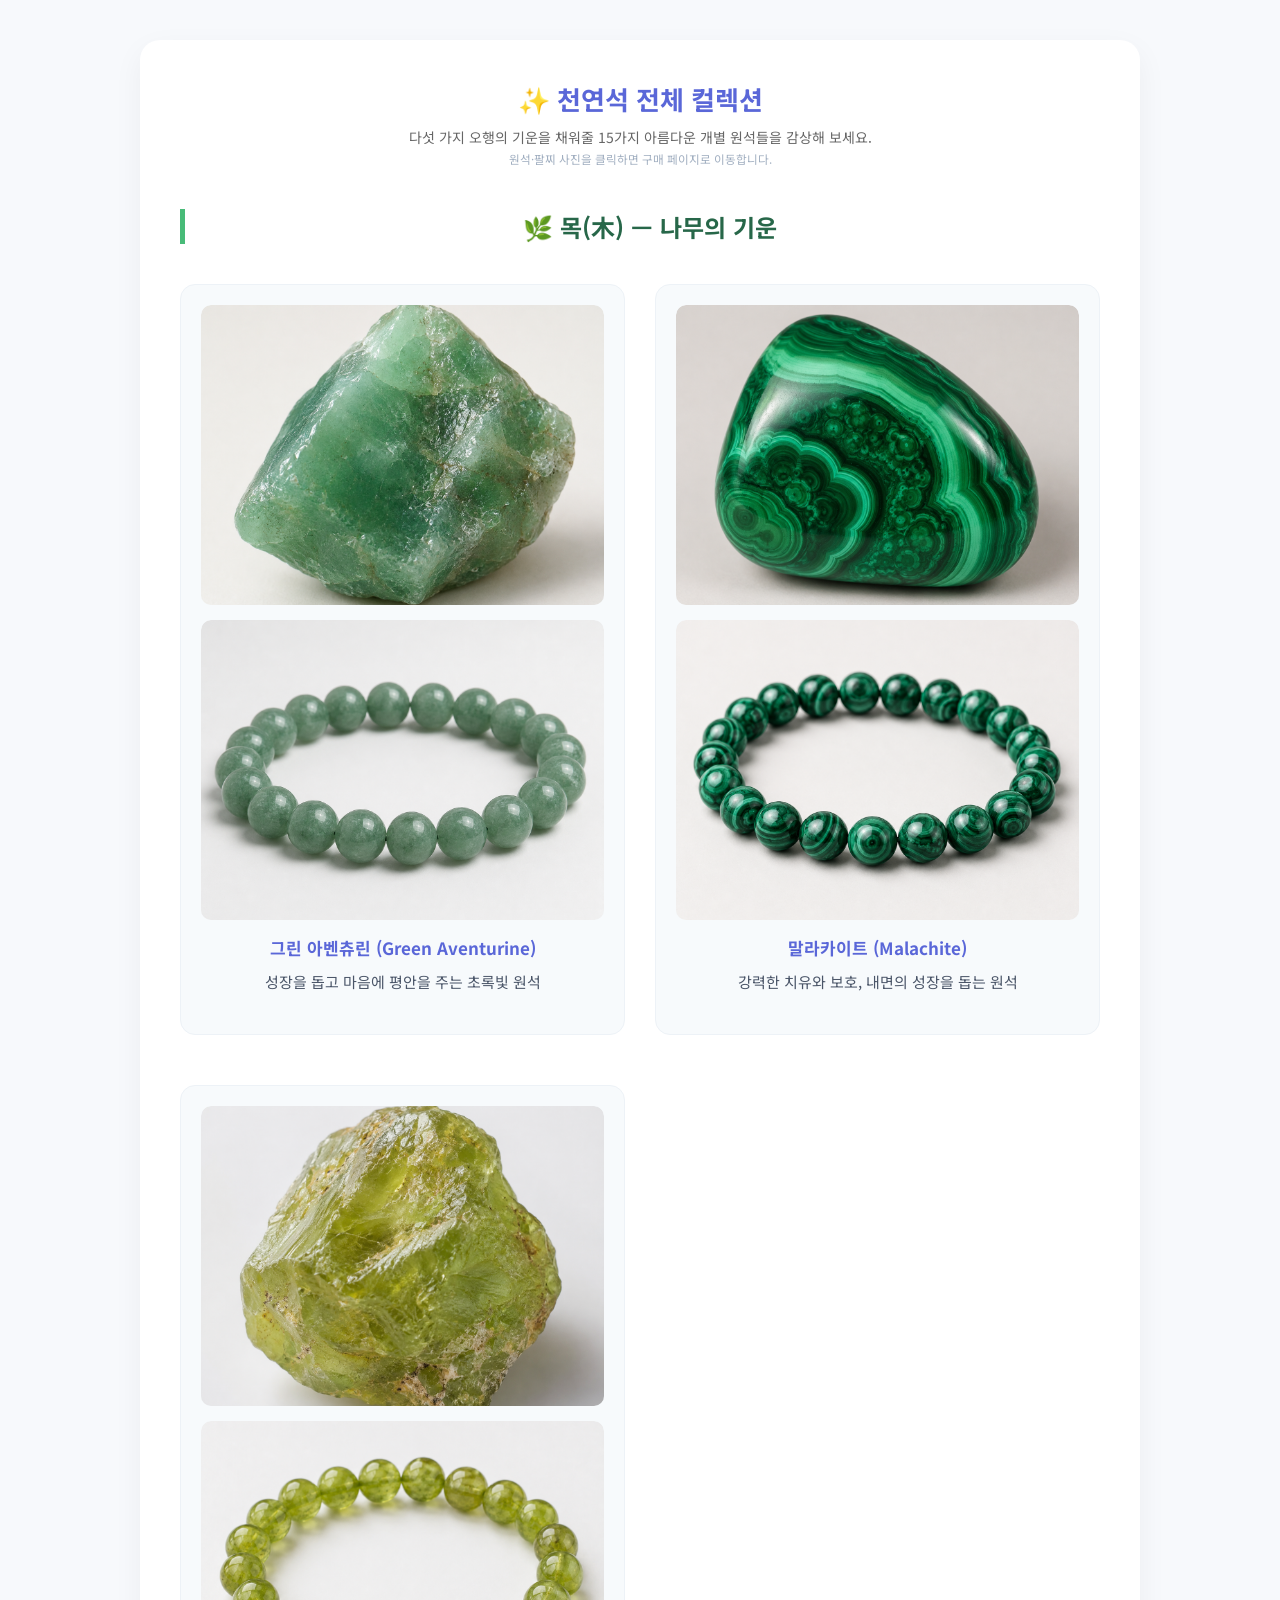
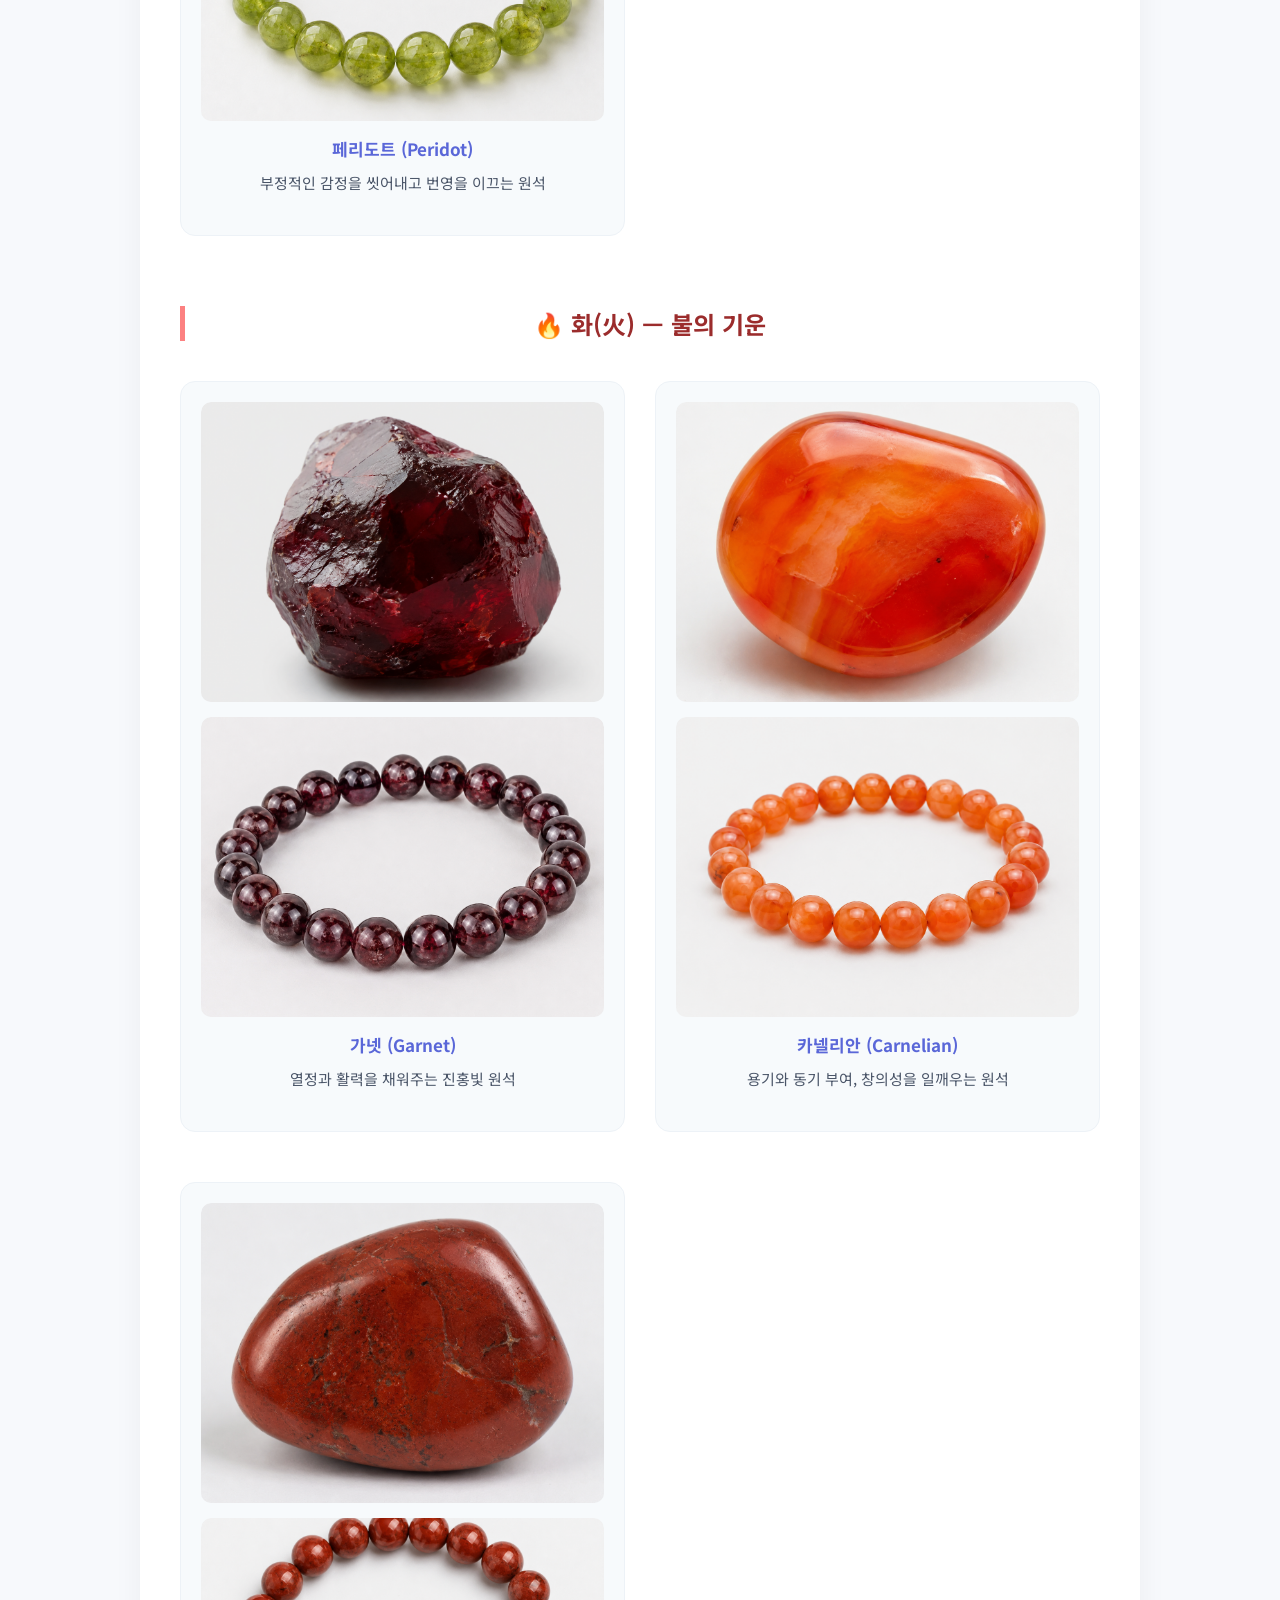
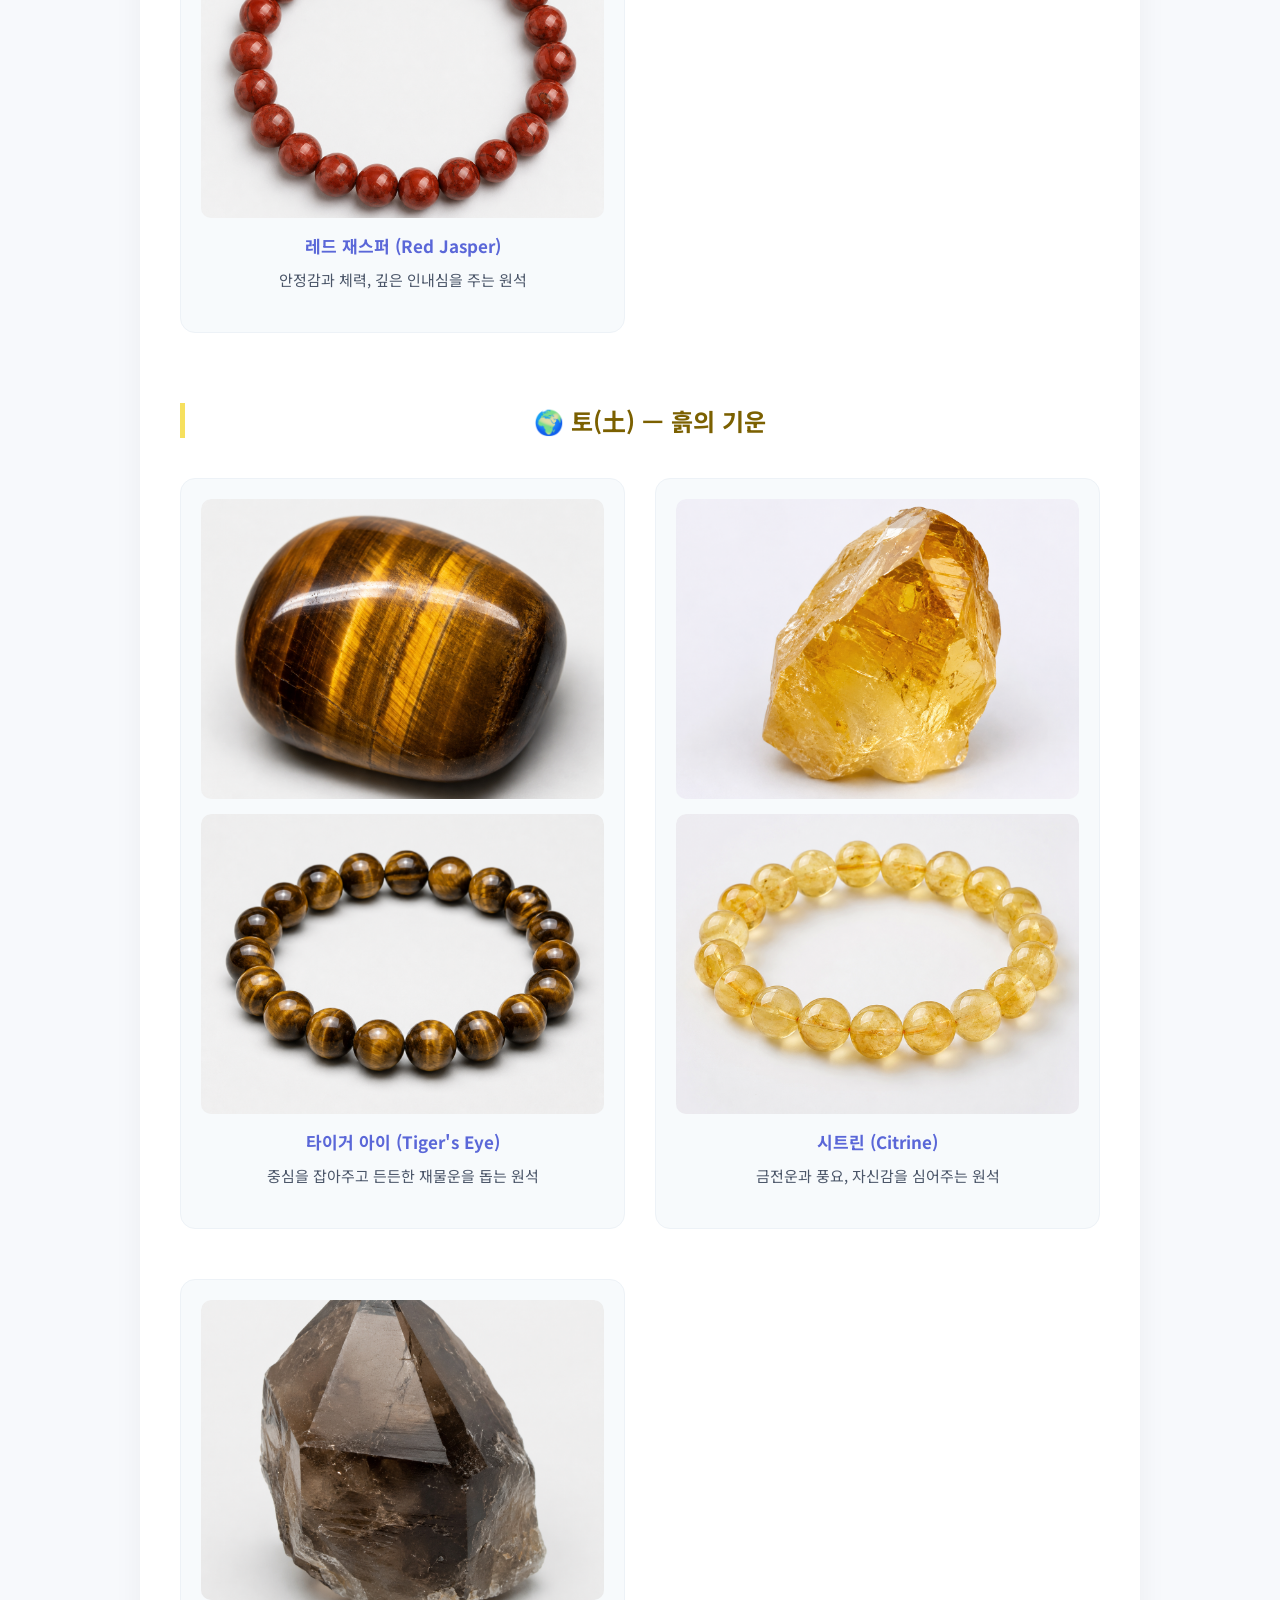
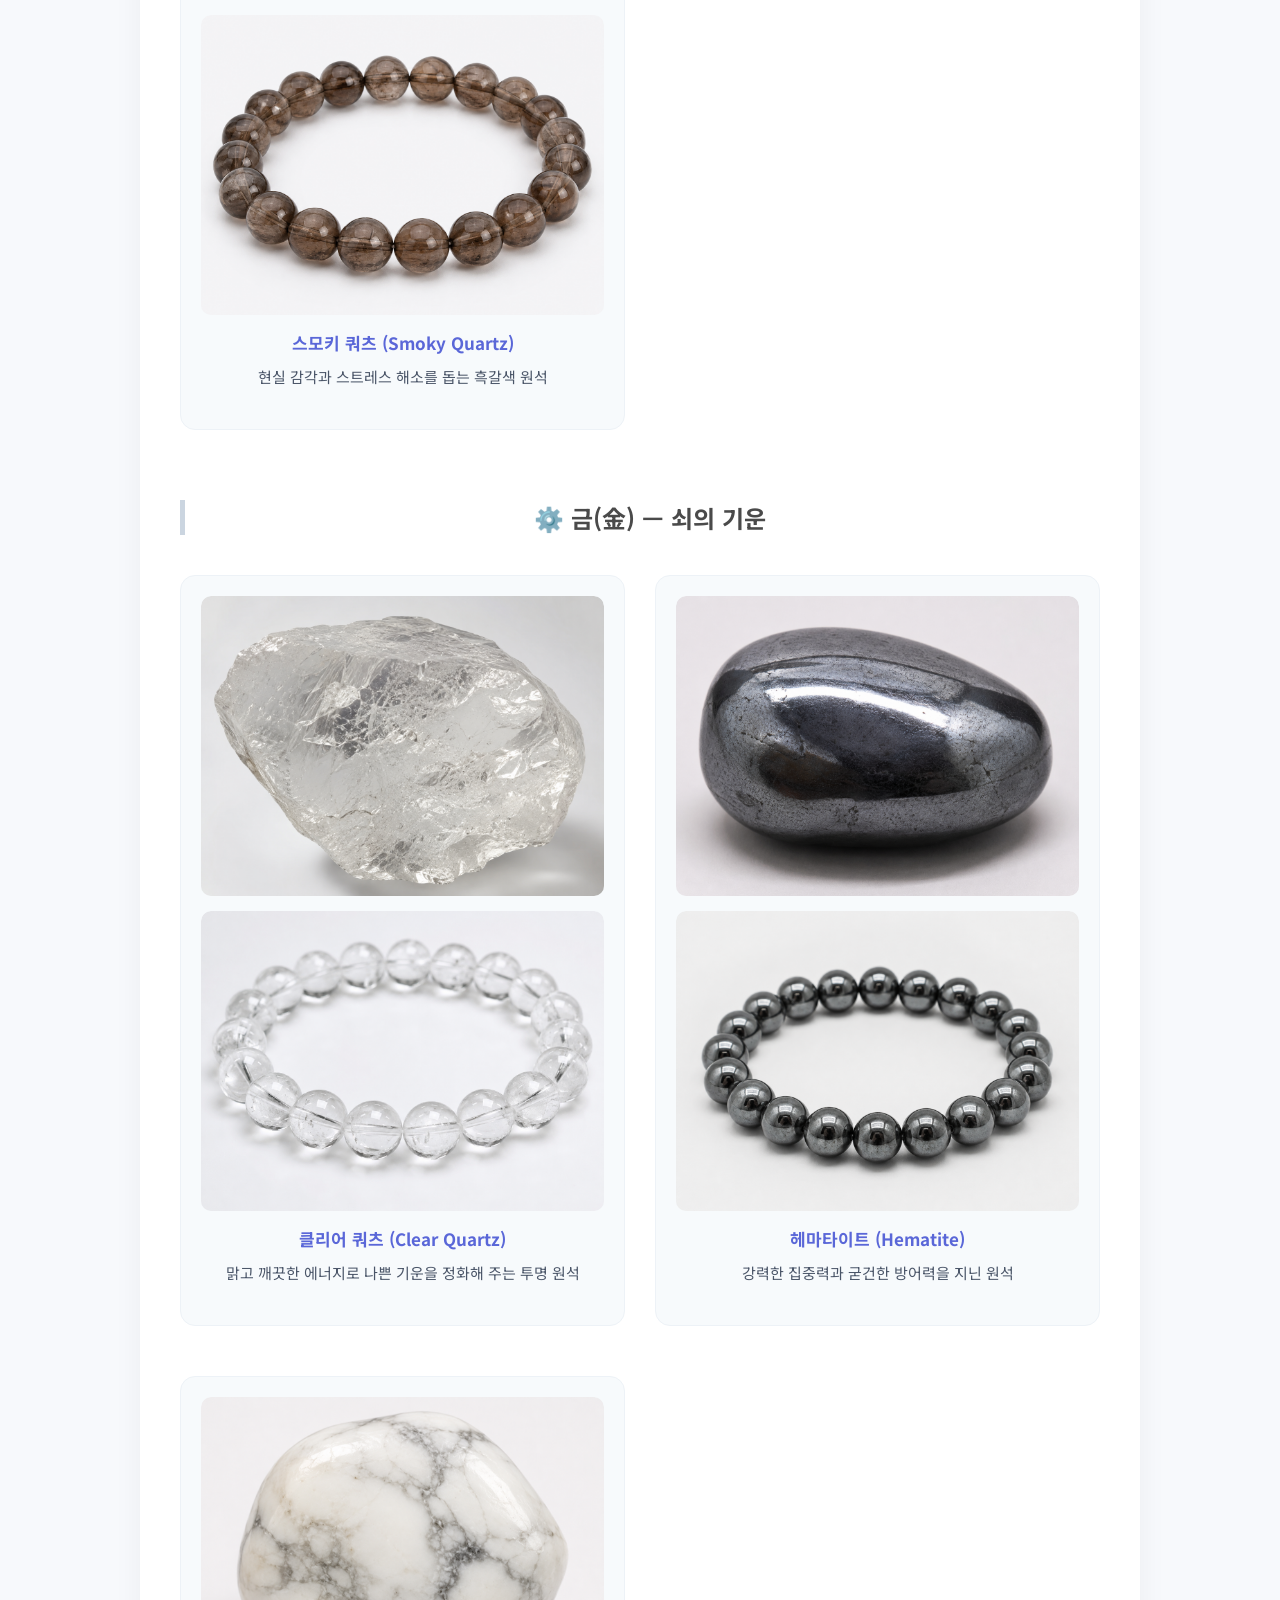
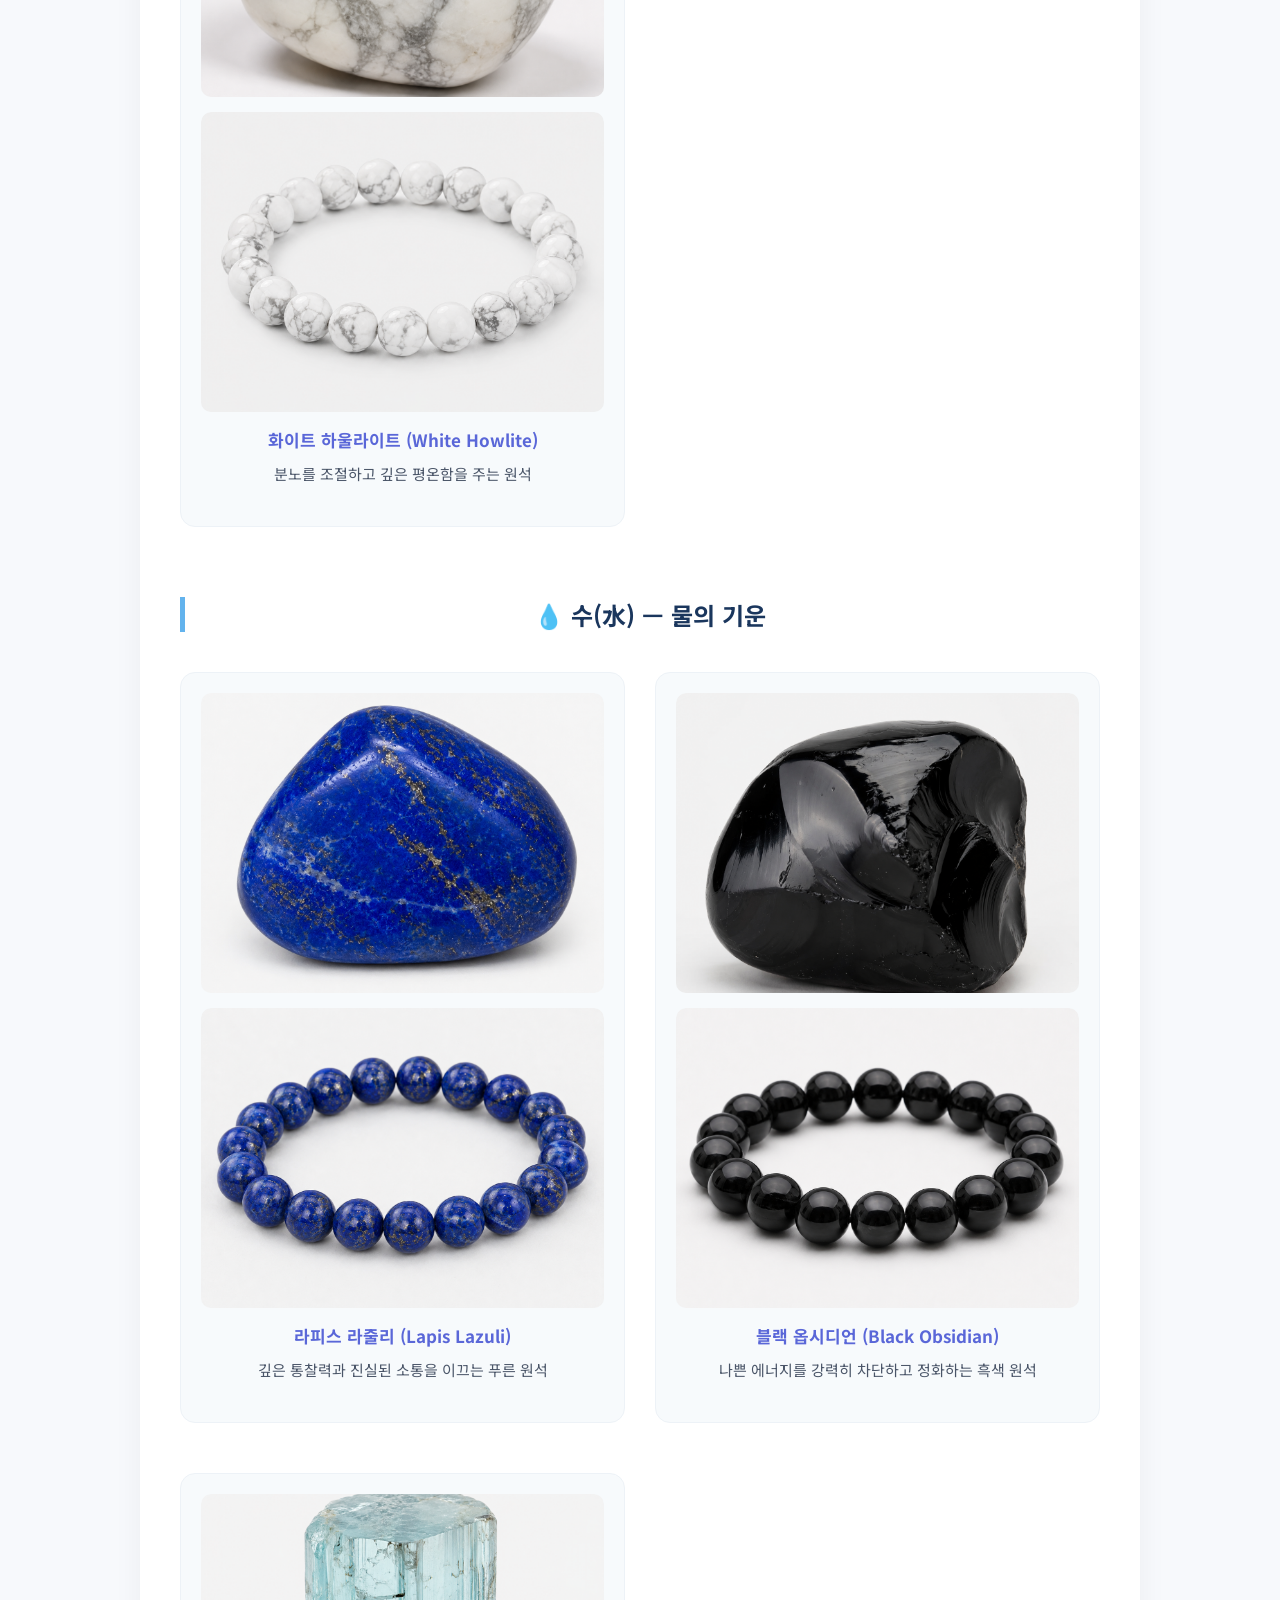
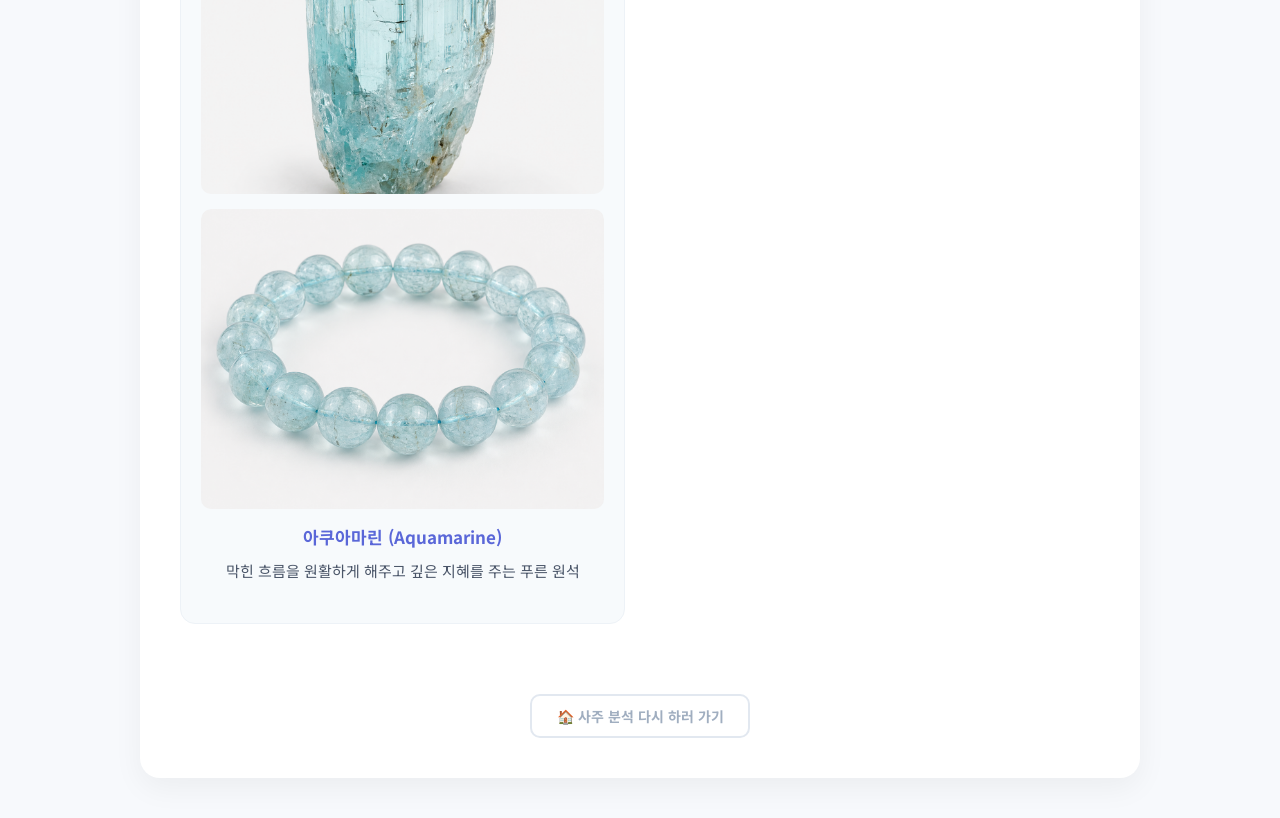
<file: stones.html>
<!DOCTYPE html>
<html lang="ko">
<head>
    <meta charset="UTF-8">
    <meta name="viewport" content="width=device-width, initial-scale=1.0">
    <title>사주 기반 천연석 전체 컬렉션 (15종)</title>
    <link rel="stylesheet" href="style.css">
    <link href="https://fonts.googleapis.com/css2?family=Noto+Sans+KR:wght@400;500;700;900&display=swap" rel="stylesheet">
</head>
<body>
    <div class="container gallery-container">
        <header>
            <h1>✨ 천연석 전체 컬렉션</h1>
            <p>다섯 가지 오행의 기운을 채워줄 15가지 아름다운 개별 원석들을 감상해 보세요.<br>
            <small style="color:#a0aec0;">원석·팔찌 사진을 클릭하면 구매 페이지로 이동합니다.</small></p>
        </header>

        <!-- 목(木) 기운 -->
        <h2 style="margin-top: 40px; color: #276749; border-left: 5px solid #48bb78; padding-left: 15px;">🌿 목(木) — 나무의 기운</h2>
        <div class="gallery-grid">
            <div class="stone-card">
                <a href="#" target="_blank" class="stone-image-link">
                    <div class="stone-image-placeholder" style="background-image: url('images/stone/GreenAventurine.png');"></div>
                </a>
                <a href="#" target="_blank" class="stone-image-link">
                    <div class="bracelet-image-placeholder" style="background-image: url('images/bracelet/GreenAventurine_bra.png');"></div>
                </a>
                <h3 style="font-size: 17px;">그린 아벤츄린 (Green Aventurine)</h3>
                <p class="stone-short-desc">성장을 돕고 마음에 평안을 주는 초록빛 원석</p>
            </div>
            <div class="stone-card">
                <a href="#" target="_blank" class="stone-image-link">
                    <div class="stone-image-placeholder" style="background-image: url('images/stone/Malachite.png');"></div>
                </a>
                <a href="#" target="_blank" class="stone-image-link">
                    <div class="bracelet-image-placeholder" style="background-image: url('images/bracelet/Malachite_bra.png');"></div>
                </a>
                <h3 style="font-size: 17px;">말라카이트 (Malachite)</h3>
                <p class="stone-short-desc">강력한 치유와 보호, 내면의 성장을 돕는 원석</p>
            </div>
            <div class="stone-card">
                <a href="#" target="_blank" class="stone-image-link">
                    <div class="stone-image-placeholder" style="background-image: url('images/stone/Peridot.png');"></div>
                </a>
                <a href="#" target="_blank" class="stone-image-link">
                    <div class="bracelet-image-placeholder" style="background-image: url('images/bracelet/Peridot_bra.png');"></div>
                </a>
                <h3 style="font-size: 17px;">페리도트 (Peridot)</h3>
                <p class="stone-short-desc">부정적인 감정을 씻어내고 번영을 이끄는 원석</p>
            </div>
        </div>

        <!-- 화(火) 기운 -->
        <h2 style="margin-top: 50px; color: #9b2c2c; border-left: 5px solid #fc8181; padding-left: 15px;">🔥 화(火) — 불의 기운</h2>
        <div class="gallery-grid">
            <div class="stone-card">
                <a href="#" target="_blank" class="stone-image-link">
                    <div class="stone-image-placeholder" style="background-image: url('images/stone/Garnet.png');"></div>
                </a>
                <a href="#" target="_blank" class="stone-image-link">
                    <div class="bracelet-image-placeholder" style="background-image: url('images/bracelet/Garnet_bra.png');"></div>
                </a>
                <h3 style="font-size: 17px;">가넷 (Garnet)</h3>
                <p class="stone-short-desc">열정과 활력을 채워주는 진홍빛 원석</p>
            </div>
            <div class="stone-card">
                <a href="#" target="_blank" class="stone-image-link">
                    <div class="stone-image-placeholder" style="background-image: url('images/stone/Carnelian.png');"></div>
                </a>
                <a href="#" target="_blank" class="stone-image-link">
                    <div class="bracelet-image-placeholder" style="background-image: url('images/bracelet/Carnelian_bra.png');"></div>
                </a>
                <h3 style="font-size: 17px;">카넬리안 (Carnelian)</h3>
                <p class="stone-short-desc">용기와 동기 부여, 창의성을 일깨우는 원석</p>
            </div>
            <div class="stone-card">
                <a href="#" target="_blank" class="stone-image-link">
                    <div class="stone-image-placeholder" style="background-image: url('images/stone/RedJasper.png');"></div>
                </a>
                <a href="#" target="_blank" class="stone-image-link">
                    <div class="bracelet-image-placeholder" style="background-image: url('images/bracelet/RedJasper_bra.png');"></div>
                </a>
                <h3 style="font-size: 17px;">레드 재스퍼 (Red Jasper)</h3>
                <p class="stone-short-desc">안정감과 체력, 깊은 인내심을 주는 원석</p>
            </div>
        </div>

        <!-- 토(土) 기운 -->
        <h2 style="margin-top: 50px; color: #7b6000; border-left: 5px solid #f6e05e; padding-left: 15px;">🌍 토(土) — 흙의 기운</h2>
        <div class="gallery-grid">
            <div class="stone-card">
                <a href="#" target="_blank" class="stone-image-link">
                    <div class="stone-image-placeholder" style="background-image: url('images/stone/TigerEye.png');"></div>
                </a>
                <a href="#" target="_blank" class="stone-image-link">
                    <div class="bracelet-image-placeholder" style="background-image: url('images/bracelet/TigerEye_bra.png');"></div>
                </a>
                <h3 style="font-size: 17px;">타이거 아이 (Tiger's Eye)</h3>
                <p class="stone-short-desc">중심을 잡아주고 든든한 재물운을 돕는 원석</p>
            </div>
            <div class="stone-card">
                <a href="#" target="_blank" class="stone-image-link">
                    <div class="stone-image-placeholder" style="background-image: url('images/stone/Citrine.png');"></div>
                </a>
                <a href="#" target="_blank" class="stone-image-link">
                    <div class="bracelet-image-placeholder" style="background-image: url('images/bracelet/Citrine_bra.png');"></div>
                </a>
                <h3 style="font-size: 17px;">시트린 (Citrine)</h3>
                <p class="stone-short-desc">금전운과 풍요, 자신감을 심어주는 원석</p>
            </div>
            <div class="stone-card">
                <a href="#" target="_blank" class="stone-image-link">
                    <div class="stone-image-placeholder" style="background-image: url('images/stone/SmokyQuartz.png');"></div>
                </a>
                <a href="#" target="_blank" class="stone-image-link">
                    <div class="bracelet-image-placeholder" style="background-image: url('images/bracelet/SmokyQuartz_bra.png');"></div>
                </a>
                <h3 style="font-size: 17px;">스모키 쿼츠 (Smoky Quartz)</h3>
                <p class="stone-short-desc">현실 감각과 스트레스 해소를 돕는 흑갈색 원석</p>
            </div>
        </div>

        <!-- 금(金) 기운 -->
        <h2 style="margin-top: 50px; color: #4a4a4a; border-left: 5px solid #cbd5e0; padding-left: 15px;">⚙️ 금(金) — 쇠의 기운</h2>
        <div class="gallery-grid">
            <div class="stone-card">
                <a href="#" target="_blank" class="stone-image-link">
                    <div class="stone-image-placeholder" style="background-image: url('images/stone/ClearQuartz.png');"></div>
                </a>
                <a href="#" target="_blank" class="stone-image-link">
                    <div class="bracelet-image-placeholder" style="background-image: url('images/bracelet/ClearQuartz_bra.png');"></div>
                </a>
                <h3 style="font-size: 17px;">클리어 쿼츠 (Clear Quartz)</h3>
                <p class="stone-short-desc">맑고 깨끗한 에너지로 나쁜 기운을 정화해 주는 투명 원석</p>
            </div>
            <div class="stone-card">
                <a href="#" target="_blank" class="stone-image-link">
                    <div class="stone-image-placeholder" style="background-image: url('images/stone/Hematite.png');"></div>
                </a>
                <a href="#" target="_blank" class="stone-image-link">
                    <div class="bracelet-image-placeholder" style="background-image: url('images/bracelet/Hematite_bra.png');"></div>
                </a>
                <h3 style="font-size: 17px;">헤마타이트 (Hematite)</h3>
                <p class="stone-short-desc">강력한 집중력과 굳건한 방어력을 지닌 원석</p>
            </div>
            <div class="stone-card">
                <a href="#" target="_blank" class="stone-image-link">
                    <div class="stone-image-placeholder" style="background-image: url('images/stone/WhiteHowlite.png');"></div>
                </a>
                <a href="#" target="_blank" class="stone-image-link">
                    <div class="bracelet-image-placeholder" style="background-image: url('images/bracelet/WhiteHowlite_bra.png');"></div>
                </a>
                <h3 style="font-size: 17px;">화이트 하울라이트 (White Howlite)</h3>
                <p class="stone-short-desc">분노를 조절하고 깊은 평온함을 주는 원석</p>
            </div>
        </div>

        <!-- 수(水) 기운 -->
        <h2 style="margin-top: 50px; color: #1a365d; border-left: 5px solid #63b3ed; padding-left: 15px;">💧 수(水) — 물의 기운</h2>
        <div class="gallery-grid">
            <div class="stone-card">
                <a href="#" target="_blank" class="stone-image-link">
                    <div class="stone-image-placeholder" style="background-image: url('images/stone/LapisLazuli.png');"></div>
                </a>
                <a href="#" target="_blank" class="stone-image-link">
                    <div class="bracelet-image-placeholder" style="background-image: url('images/bracelet/LapisLazuli_bra.png');"></div>
                </a>
                <h3 style="font-size: 17px;">라피스 라줄리 (Lapis Lazuli)</h3>
                <p class="stone-short-desc">깊은 통찰력과 진실된 소통을 이끄는 푸른 원석</p>
            </div>
            <div class="stone-card">
                <a href="#" target="_blank" class="stone-image-link">
                    <div class="stone-image-placeholder" style="background-image: url('images/stone/BlackObsidian.png');"></div>
                </a>
                <a href="#" target="_blank" class="stone-image-link">
                    <div class="bracelet-image-placeholder" style="background-image: url('images/bracelet/BlackObsidian_bra.png');"></div>
                </a>
                <h3 style="font-size: 17px;">블랙 옵시디언 (Black Obsidian)</h3>
                <p class="stone-short-desc">나쁜 에너지를 강력히 차단하고 정화하는 흑색 원석</p>
            </div>
            <div class="stone-card">
                <a href="#" target="_blank" class="stone-image-link">
                    <div class="stone-image-placeholder" style="background-image: url('images/stone/Aquamarine.png');"></div>
                </a>
                <a href="#" target="_blank" class="stone-image-link">
                    <div class="bracelet-image-placeholder" style="background-image: url('images/bracelet/Aquamarine_bra.png');"></div>
                </a>
                <h3 style="font-size: 17px;">아쿠아마린 (Aquamarine)</h3>
                <p class="stone-short-desc">막힌 흐름을 원활하게 해주고 깊은 지혜를 주는 푸른 원석</p>
            </div>
        </div>

        <a href="index.html" class="reset-btn" style="text-decoration: none; display: inline-block; width: 220px; font-weight: 700; border: 2px solid #e2e8f0; border-radius: 10px; margin-top: 50px;">🏠 사주 분석 다시 하러 가기</a>
    </div>
</body>
</html>
</file>
<file: style.css>
/* 전체 화면 기본 설정 */
* { box-sizing: border-box; margin: 0; padding: 0; }
body {
    font-family: 'Noto Sans KR', sans-serif;
    background-color: #f7f9fc;
    color: #333;
    display: flex;
    justify-content: center;
    align-items: flex-start; /* 화면이 길어지므로 위에서부터 시작하도록 설정 */
    padding: 40px 20px;
    min-height: 100vh;
}

/* 메인 박스 (카드 4개가 들어가야 하므로 너비를 800px로 넓힘) */
.container {
    background-color: #ffffff;
    width: 100%;
    max-width: 800px; 
    padding: 40px;
    border-radius: 20px;
    box-shadow: 0 10px 30px rgba(0, 0, 0, 0.05);
}

header h1 { font-size: 26px; color: #5a67d8; margin-bottom: 10px; text-align: center; }
header p { font-size: 14px; color: #666; margin-bottom: 40px; text-align: center; line-height: 1.5; }

/* 처음 나오는 입력 폼 설정 (입력칸은 가운데 정렬) */
.input-form { max-width: 400px; margin: 0 auto; display: flex; flex-direction: column; gap: 20px; }
.form-group { display: flex; flex-direction: column; text-align: left; }
.form-group label { font-size: 14px; font-weight: 500; margin-bottom: 8px; color: #4a5568; }
.form-group input { padding: 12px 15px; font-size: 16px; border: 1px solid #e2e8f0; border-radius: 10px; outline: none; transition: border-color 0.3s; }
.form-group input:focus { border-color: #5a67d8; }
.submit-btn { background-color: #5a67d8; color: white; border: none; padding: 15px; font-size: 16px; font-weight: 700; border-radius: 10px; cursor: pointer; transition: 0.3s; margin-top: 10px; }
.submit-btn:hover { background-color: #4c51bf; }

/* 양력/음력 토글 버튼 디자인 */
.calendar-toggle, .gender-toggle { display: flex; gap: 10px; }
.toggle-btn { flex: 1; padding: 12px; font-size: 15px; font-weight: 700; border-radius: 10px; cursor: pointer; transition: 0.25s; border: 2px solid #e2e8f0; background-color: #f7fafc; color: #a0aec0; font-family: 'Noto Sans KR', sans-serif; }
.toggle-btn.active { background-color: #5a67d8; color: white; border-color: #5a67d8; }
.toggle-btn:hover:not(.active) { border-color: #5a67d8; color: #5a67d8; }

/* 갤러리로 이동하는 링크 버튼 디자인 */
.gallery-link-btn { background-color: #ffffff; color: #5a67d8; border: 2px solid #5a67d8; padding: 15px; font-size: 16px; font-weight: 700; border-radius: 10px; cursor: pointer; transition: 0.3s; text-align: center; text-decoration: none; display: block; }
.gallery-link-btn:hover { background-color: #ebf4ff; }

.hidden { display: none !important; }
.result-section { margin-top: 20px; animation: fadeIn 0.5s ease-out; }

/* 결과 화면 제목 스타일 (예: "RESULT 이상학님의 오행 결과") */
.result-header { margin-bottom: 30px; }
.result-label { display: inline-block; font-size: 12px; font-weight: 700; color: #d69e2e; margin-bottom: 5px; }
#result-title { font-size: 24px; font-weight: 900; color: #2d3748; }

/* 사주 4기둥 나란히 정렬 */
.pillars-container {
    display: flex;
    gap: 12px;
    margin-bottom: 40px;
}

/* 개편된 4기둥 카드 디자인 */
.pillar-card {
    flex: 1; /* 4장이 모두 동일한 너비를 가짐 */
    display: flex;
    flex-direction: column;
    align-items: center;
    border: 1px solid #e2e8f0;
    border-radius: 15px;
    padding: 20px 10px;
    background-color: #ffffff;
    box-shadow: 0 4px 10px rgba(0, 0, 0, 0.02);
    text-align: center;
    position: relative;
    overflow: hidden;
    transition: transform 0.2s, box-shadow 0.2s;
}
.pillar-card:hover {
    transform: translateY(-2px);
    box-shadow: 0 8px 20px rgba(0, 0, 0, 0.05);
}

.pillar-title {
    font-size: 13px;
    font-weight: 700;
    color: #4a5568;
    background-color: #edf2f7;
    padding: 4px 10px;
    border-radius: 20px;
    margin-bottom: 12px;
    width: fit-content;
}

.pillar-gan, .pillar-zhi {
    display: flex;
    flex-direction: column;
    align-items: center;
    justify-content: center;
    width: 100%;
    padding: 8px 0;
}

.pillar-gan {
    border-bottom: 1px dashed #e2e8f0;
}

.saju-char {
    font-size: 36px;
    font-weight: 900;
    line-height: 1.2;
    margin: 4px 0;
    text-shadow: 1px 1px 1px rgba(0,0,0,0.03);
}

/* 천간 지지 개별 오행별 글자 색상 */
.char-wood { color: #2f855a !important; } /* 초록 */
.char-fire { color: #c53030 !important; } /* 빨강 */
.char-earth { color: #b7791f !important; } /* 황갈색 */
.char-metal { color: #4a5568 !important; } /* 회색 */
.char-water { color: #2b6cb0 !important; } /* 파랑 */

.saju-ten-star {
    font-size: 11px;
    font-weight: 700;
    color: #718096;
    background-color: #f7fafc;
    border: 1px solid #edf2f7;
    padding: 2px 6px;
    border-radius: 4px;
}

.pillar-unseong {
    margin-top: 12px;
    font-size: 12px;
    font-weight: 800;
    color: #4a5568;
    background: #f7fafc;
    border: 1px solid #e2e8f0;
    width: 90%;
    padding: 4px 0;
    border-radius: 30px;
}

/* 오행 분포 그래프 전체 영역 */
.element-distribution { margin-bottom: 40px; }
.element-distribution h3 { font-size: 18px; font-weight: 900; color: #2d3748; margin-bottom: 20px; border-bottom: 2px solid #edf2f7; padding-bottom: 10px; }
.chart-row { display: flex; align-items: center; margin-bottom: 12px; gap: 15px; }
.element-label { font-size: 15px; font-weight: 700; color: #4a5568; width: 45px; }
.bar-container { flex: 1; background-color: #edf2f7; height: 16px; border-radius: 10px; overflow: hidden; }
.bar { height: 100%; border-radius: 10px; transition: width 1s ease-out; }
.element-count { font-size: 15px; font-weight: 700; color: #2d3748; width: 20px; text-align: right; }

/* 기운(오행)에 따른 전용 색상 설정 */
.bg-wood, .bar-wood { background-color: #38a169 !important; } /* 나무(목): 초록 */
.bg-fire, .bar-fire { background-color: #e53e3e !important; } /* 불(화): 빨강 */
.bg-earth, .bar-earth { background-color: #d69e2e !important; } /* 흙(토): 황갈색 */
.bg-metal, .bar-metal { background-color: #a0aec0 !important; } /* 쇠(금): 회색 */
.bg-water, .bar-water { background-color: #3182ce !important; } /* 물(수): 파랑 */

/* 천연석 추천 섹션 설정 */
.recommend-title, .section-title { font-size: 20px; font-weight: 900; color: #2d3748; margin-bottom: 20px; border-bottom: 2px solid #edf2f7; padding-bottom: 10px; text-align: left; }
.element-result { background-color: #e6fffa; padding: 15px; border-radius: 10px; margin-bottom: 25px; color: #2c7a7b; font-size: 16px; font-weight: 700; }
.stone-card { background-color: #f7fafc; border-radius: 15px; padding: 20px; margin-bottom: 20px; border: 1px solid #edf2f7; text-align: center; }
.stone-image-placeholder, .bracelet-image-placeholder { width: 100%; height: 300px; background-color: #e2e8f0; border-radius: 10px; margin-bottom: 15px; background-size: cover; background-position: center; transition: opacity 0.2s, transform 0.2s; }
/* 이미지 링크 래퍼: 클릭 가능한 영역으로 표시 */
.stone-image-link { display: block; cursor: pointer; border-radius: 10px; overflow: hidden; }
.stone-image-link:hover .stone-image-placeholder,
.stone-image-link:hover .bracelet-image-placeholder { opacity: 0.85; transform: scale(1.02); }
.stone-card h3 { font-size: 22px; color: #5a67d8; margin-bottom: 10px; }
.stone-card p { font-size: 15px; color: #4a5568; line-height: 1.6; }

/* 새로 추가된 긴 텍스트 영역 공통 스타일 */
.text-box { background-color: #f7fafc; border: 1px solid #edf2f7; border-radius: 15px; padding: 30px; text-align: left; margin-bottom: 30px; }
.text-box p { font-size: 16px; color: #4a5568; line-height: 1.8; white-space: pre-wrap; }

/* 올해의 운세 카드 그리드 (컴퓨터에서는 2칸씩) */
.fortune-cards-grid { display: grid; grid-template-columns: 1fr 1fr; gap: 20px; margin-bottom: 40px; }
.fortune-card { background-color: #ffffff; border: 1px solid #e2e8f0; border-radius: 15px; padding: 25px; box-shadow: 0 4px 6px rgba(0,0,0,0.02); text-align: left; }
.fortune-card h4 { font-size: 18px; font-weight: 900; margin-bottom: 15px; }
.fortune-card p { font-size: 15px; color: #4a5568; line-height: 1.7; white-space: pre-wrap; }

/* 운세별 포인트 색상 */
.color-general { color: #5a67d8; }
.color-wealth { color: #d69e2e; }
.color-business { color: #38a169; }
.color-love { color: #e53e3e; }

/* 원석 심층 분석 영역 */
.stone-short-desc { margin-bottom: 20px; }
.stone-long-desc { background-color: #ffffff; border: 1px solid #e2e8f0; border-radius: 10px; padding: 20px; text-align: left; margin-top: 20px; }
.stone-long-desc h4 { font-size: 16px; font-weight: 700; color: #2d3748; margin-bottom: 10px; }
.stone-long-desc p { font-size: 15px; color: #4a5568; line-height: 1.7; white-space: pre-wrap; }

/* 전체 갤러리 페이지 전용 레이아웃 */
.gallery-container { max-width: 1000px; text-align: center; }
.gallery-grid { display: grid; grid-template-columns: repeat(auto-fit, minmax(300px, 1fr)); gap: 30px; margin-top: 40px; }

.reset-btn { background-color: transparent; color: #a0aec0; border: 1px solid #e2e8f0; padding: 10px 20px; font-size: 14px; border-radius: 8px; cursor: pointer; transition: 0.3s; display: block; margin: 0 auto; margin-top: 40px; }
.reset-btn:hover { color: #4a5568; border-color: #cbd5e0; }

@keyframes fadeIn { from { opacity: 0; transform: translateY(10px); } to { opacity: 1; transform: translateY(0); } }

/* 상세 음양력 정보 카드 디자인 */
.lunar-solar-detail-box {
    background-color: #ffffff;
    border: 1px solid #e2e8f0;
    border-radius: 15px;
    padding: 25px 30px;
    margin-bottom: 40px;
    box-shadow: 0 4px 6px rgba(0,0,0,0.02);
}
.lunar-solar-detail-box h3 {
    font-size: 18px;
    font-weight: 900;
    color: #2d3748;
    margin-bottom: 20px;
    border-bottom: 2px solid #edf2f7;
    padding-bottom: 10px;
    text-align: left;
}
.detail-grid {
    display: grid;
    grid-template-columns: 1fr 1fr;
    gap: 20px;
}
.detail-item {
    display: flex;
    justify-content: space-between;
    align-items: center;
    border-bottom: 1px dashed #edf2f7;
    padding-bottom: 12px;
}
.detail-label {
    font-size: 14px;
    font-weight: 700;
    color: #718096;
}
.detail-value {
    font-size: 15px;
    font-weight: 500;
    color: #2d3748;
}

/* 추가된 명리 상세 테이블 및 탭 스타일 */
.saju-detail-table-section, .saju-relations-section, .saju-cycles-section {
    background-color: #ffffff;
    border: 1px solid #e2e8f0;
    border-radius: 15px;
    padding: 25px 30px;
    margin-bottom: 40px;
    box-shadow: 0 4px 6px rgba(0,0,0,0.02);
}
.saju-detail-table-section h3, .saju-relations-section h3, .saju-cycles-section h3 {
    font-size: 18px;
    font-weight: 900;
    color: #2d3748;
    margin-bottom: 20px;
    border-bottom: 2px solid #edf2f7;
    padding-bottom: 10px;
    text-align: left;
}

.table-responsive {
    width: 100%;
    overflow-x: auto;
    -webkit-overflow-scrolling: touch;
}
.saju-table {
    width: 100%;
    border-collapse: collapse;
    margin-top: 10px;
    font-size: 14px;
    text-align: center;
    min-width: 500px;
}
.saju-table th, .saju-table td {
    padding: 12px 10px;
    border: 1px solid #e2e8f0;
}
.saju-table th {
    background-color: #f8fafc;
    color: #4a5568;
    font-weight: 700;
}
.saju-table td.td-label {
    background-color: #f8fafc;
    color: #4a5568;
    font-weight: 700;
    width: 120px;
}
.saju-table td.align-left {
    text-align: left;
    padding-left: 15px;
    line-height: 1.6;
}

.mini-table {
    min-width: 100%;
}
.cycle-table {
    min-width: 600px;
}
.cycle-table tr.active-row {
    background-color: #f0fff4;
    font-weight: 700;
}
.cycle-table tr.active-row td {
    border: 1px solid #c6f6d5;
    color: #22543d;
}

.cycle-tabs {
    display: flex;
    gap: 5px;
    margin-bottom: 25px;
    border-bottom: 2px solid #e2e8f0;
    padding-bottom: 10px;
}
.cycle-tab-btn {
    padding: 10px 20px;
    font-size: 15px;
    font-weight: 700;
    border: none;
    background: none;
    color: #a0aec0;
    cursor: pointer;
    border-radius: 8px 8px 0 0;
    transition: 0.2s;
    font-family: 'Noto Sans KR', sans-serif;
}
.cycle-tab-btn.active {
    color: #5a67d8;
    border-bottom: 3px solid #5a67d8;
    background-color: #ebf4ff;
    padding-bottom: 7px;
}
.cycle-tab-btn:hover:not(.active) {
    color: #4a5568;
    background-color: #f7fafc;
}
.cycle-tip {
    font-size: 13px;
    color: #e53e3e;
    text-align: left;
    margin-bottom: 15px;
    font-weight: 600;
}

/* 스마트폰과 같은 작은 화면(600px 이하)에 접속했을 때의 반응형 디자인 */
@media (max-width: 600px) {
    .pillars-container { flex-direction: column; } 
    .fortune-cards-grid { grid-template-columns: 1fr; }
    .container { padding: 20px; }
    .stone-image-placeholder, .bracelet-image-placeholder { height: 200px; }
    .detail-grid {
        grid-template-columns: 1fr;
        gap: 12px;
    }
}
</file>
